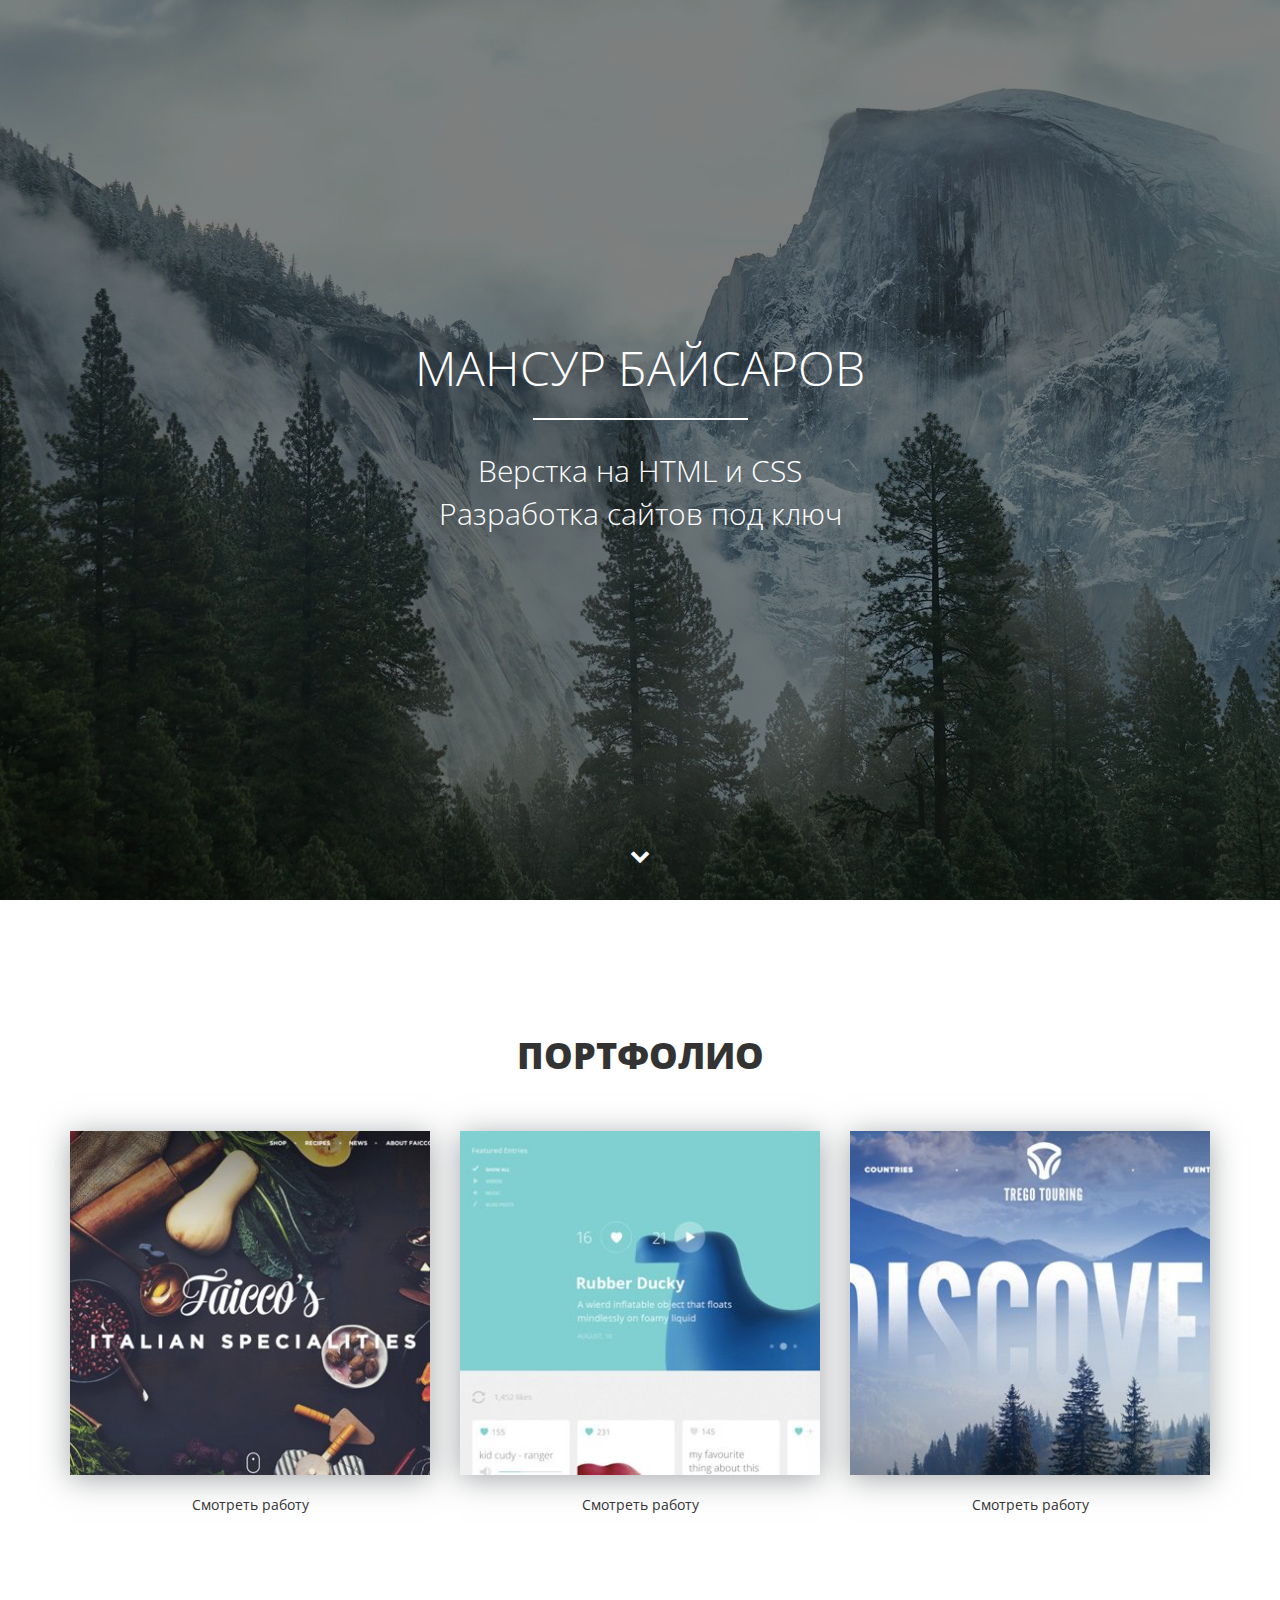
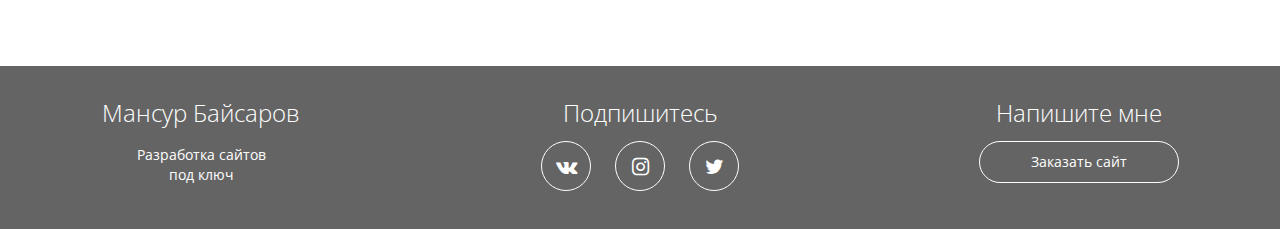
<file: index.html>
<!DOCTYPE html>
<html lang="ru">
<head>
  <meta charset="utf-8">
  <meta http-equiv="X-UA-Compatible" content="IE=edge">
  <meta name="viewport" content="width=device-width, initial-scale=1">
  <meta property="og:url" content="">
  <meta property="og:type" content="website">
  <meta property="og:title" content="Верстка сайтов на HTML и CSS">
  <meta property="og:image" content="">
  <meta property="og:description" content="Закажите разработку сайта без посредников от 5 990 рублей">
  <meta property="og:site_name" content="Портфолио верстальщика">
  <meta property="article:author" content="Байсаров Мансур">
  <title>Мансур Байсаров - Портфолио</title>
  <link href="https://fonts.googleapis.com/css?family=Open+Sans:400,700&amp;subset=cyrillic" rel="stylesheet">
  <link rel="stylesheet" href="css/fontello.css">
  <link rel="stylesheet" href="css/fontello-embedded.css">
  <link href="css/bootstrap.min.css" rel="stylesheet">
  <link href="css/style.css" rel="stylesheet">
  <link rel="stylesheet" href="css/media.css">
  <link rel="shortcut icon" type="image/x-icon" href="favicon.ico">
    <!--[if lt IE 9]>
      <script src="https://oss.maxcdn.com/html5shiv/3.7.3/html5shiv.min.js"></script>
      <script src="https://oss.maxcdn.com/respond/1.4.2/respond.min.js"></script>
      <![endif]-->
    </head>
    <body>
      <div class="main">
        <div class="main-overlay"></div>
        <div class="wrapper">
          <div class="main-header">
            <h1>Мансур Байсаров</h1>
            <div class="main-line"></div>
            <p>Верстка на HTML и CSS <br>Разработка сайтов под ключ</p>
          </div>
        </div>
        <a href="#portfolio" class="main-down slowly"><i class="icon-down"></i></a>
      </div>

      <div class="portfolio" id="portfolio">
        <div class="container">
          <h2 class="section-header">Портфолио</h2>
          <div class="row">
            <div class="col-md-4">
              <div class="portfolio-block">
                <img src="img/portfolio/1.jpg" alt="Работа №1">
                <a data-toggle="modal" data-work="work-1" href="#work">Смотреть работу</a>
              </div>
            </div>
            <div class="col-md-4">
              <div class="portfolio-block">
                <img src="img/portfolio/2.jpg" alt="Работа №2">
                <a data-toggle="modal" data-work="work-2" href="#work">Смотреть работу</a>
              </div>
            </div>
            <div class="col-md-4">
              <div class="portfolio-block">
                <img src="img/portfolio/3.jpg" alt="Работа №3">
                <a data-toggle="modal" data-work="work-3" href="#work">Смотреть работу</a>
              </div>
            </div>
          </div>
        </div>
      </div>

      <div class="footer">
        <div class="container">
          <div class="row">
            <div class="col-md-3">
              <strong>Мансур Байсаров</strong>
              <p>Разработка сайтов <br>под ключ</p>
            </div>
            <div class="col-md-6">
              <strong>Подпишитесь</strong>
              <div class="social-links">
                <a href="#"><i class="icon-vk"></i></a>
                <a href="#"><i class="icon-instagram"></i></a>
                <a href="#"><i class="icon-twitter"></i></a>
              </div>
            </div>
            <div class="col-md-3">
              <strong>Напишите мне</strong>
              <a href="#" class="offer-btn">Заказать сайт</a>
            </div>
          </div>
        </div>
      </div>

      <!-- Модальные окна -->

      <div class="modal fade" id="work" role="dialog">
        <div class="modal-dialog" role="document">
          <div class="modal-content">
            <div class="modal-header">
              <button type="button" class="close" data-dismiss="modal" aria-hidden="true">&times;</button>
              <h4 class="modal-title">О работе</h4>
            </div>
            <div class="modal-body">

            </div>
          </div>
        </div>
      </div>

      <!-- jQuery (necessary for Bootstrap's JavaScript plugins) -->
      <script src="https://ajax.googleapis.com/ajax/libs/jquery/1.12.4/jquery.min.js"></script>
      <script src="js/bootstrap.min.js"></script>
      <script>
        $(function() {
          var link = $('a[data-toggle="modal"]');
          link.on('click', function(event) {
            var work = $(this).attr('data-work');
            var modal = $('.modal');
            modal.find('.modal-body').load(work+'.html');
          });
        });
      </script>
      <script>
        $(document).ready(function() {
          //навигация - плавный скроллинг к якорю  
          $(".slowly").on('click', function (event) {
            //отменяем стандартную обработку нажатия по ссылке
            event.preventDefault();
            //забираем идентификатор блока с атрибута href
            var id = $(this).attr('href'),
            //узнаем высоту от начала страницы до блока на который ссылается якорь
              top = $(id).offset().top;
            //анимируем переход на расстояние - top за 900мс
            $('body, html').animate({scrollTop: top}, 900);
          });      
        });
        
      </script>
    </body>
    </html>
</file>
<file: css/fontello.css>
@font-face {
  font-family: 'fontello';
  src: url('../font/fontello.eot?65884548');
  src: url('../font/fontello.eot?65884548#iefix') format('embedded-opentype'),
       url('../font/fontello.woff2?65884548') format('woff2'),
       url('../font/fontello.woff?65884548') format('woff'),
       url('../font/fontello.ttf?65884548') format('truetype'),
       url('../font/fontello.svg?65884548#fontello') format('svg');
  font-weight: normal;
  font-style: normal;
}
/* Chrome hack: SVG is rendered more smooth in Windozze. 100% magic, uncomment if you need it. */
/* Note, that will break hinting! In other OS-es font will be not as sharp as it could be */
/*
@media screen and (-webkit-min-device-pixel-ratio:0) {
  @font-face {
    font-family: 'fontello';
    src: url('../font/fontello.svg?65884548#fontello') format('svg');
  }
}
*/
 
 [class^="icon-"]:before, [class*=" icon-"]:before {
  font-family: "fontello";
  font-style: normal;
  font-weight: normal;
  speak: none;
 
  display: inline-block;
  text-decoration: inherit;
  width: 1em;
  margin-right: .2em;
  text-align: center;
  /* opacity: .8; */
 
  /* For safety - reset parent styles, that can break glyph codes*/
  font-variant: normal;
  text-transform: none;
 
  /* fix buttons height, for twitter bootstrap */
  line-height: 1em;
 
  /* Animation center compensation - margins should be symmetric */
  /* remove if not needed */
  margin-left: .2em;
 
  /* you can be more comfortable with increased icons size */
  /* font-size: 120%; */
 
  /* Font smoothing. That was taken from TWBS */
  -webkit-font-smoothing: antialiased;
  -moz-osx-font-smoothing: grayscale;
 
  /* Uncomment for 3D effect */
  /* text-shadow: 1px 1px 1px rgba(127, 127, 127, 0.3); */
}
 
.icon-down:before { content: '\e800'; } /* '' */
.icon-twitter:before { content: '\f099'; } /* '' */
.icon-instagram:before { content: '\f16d'; } /* '' */
.icon-vk:before { content: '\f189'; } /* '' */
</file>
<file: css/fontello-embedded.css>
@font-face {
  font-family: 'fontello';
  src: url('../font/fontello.eot?57091574');
  src: url('../font/fontello.eot?57091574#iefix') format('embedded-opentype'),
       url('../font/fontello.svg?57091574#fontello') format('svg');
  font-weight: normal;
  font-style: normal;
}
@font-face {
  font-family: 'fontello';
  src: url('[data-uri]') format('woff'),
       url('[data-uri]') format('truetype');
}
/* Chrome hack: SVG is rendered more smooth in Windozze. 100% magic, uncomment if you need it. */
/* Note, that will break hinting! In other OS-es font will be not as sharp as it could be */
/*
@media screen and (-webkit-min-device-pixel-ratio:0) {
  @font-face {
    font-family: 'fontello';
    src: url('../font/fontello.svg?57091574#fontello') format('svg');
  }
}
*/
 
 [class^="icon-"]:before, [class*=" icon-"]:before {
  font-family: "fontello";
  font-style: normal;
  font-weight: normal;
  speak: none;
 
  display: inline-block;
  text-decoration: inherit;
  width: 1em;
  margin-right: .2em;
  text-align: center;
  /* opacity: .8; */
 
  /* For safety - reset parent styles, that can break glyph codes*/
  font-variant: normal;
  text-transform: none;
     
  /* fix buttons height, for twitter bootstrap */
  line-height: 1em;
 
  /* Animation center compensation - margins should be symmetric */
  /* remove if not needed */
  margin-left: .2em;
 
  /* you can be more comfortable with increased icons size */
  /* font-size: 120%; */
 
  /* Uncomment for 3D effect */
  /* text-shadow: 1px 1px 1px rgba(127, 127, 127, 0.3); */
}
.icon-down:before { content: '\e800'; } /* '' */
.icon-twitter:before { content: '\f099'; } /* '' */
.icon-instagram:before { content: '\f16d'; } /* '' */
.icon-vk:before { content: '\f189'; } /* '' */
</file>
<file: css/style.css>
html {
	font-size: 10px;
}
body {
	font-family: 'Open Sans', sans-serif;
}
a:active, a:visited, a:focus {
	outline: none;
	text-decoration: none;
}
.wrapper {
	display: table-cell;
	vertical-align: middle;
}
.main {
	position: relative;
	display: table;
	width: 100%;
	background: #000 url(../img/main-bg.jpg) center center no-repeat;
	text-align: center;
	color: #fff;
	height: 100vh;
}
.main-overlay {
	position: absolute;
	width: 100%;
	height: 100%;
	background-color: rgba(0,0,0,0.5);
	z-index: 1;
}
.main-header {
	position: relative;
	z-index: 2;
}
.main-header h1 {
	margin: 0;
	margin-bottom: 1.6rem;
	font-weight: 300;
	font-size: 4.8rem;
	text-transform: uppercase;
}
.main-header p {
	font-weight: 300;
	font-size: 3rem;
}
.main-line {
	width: 215px;
	height: 2px;
	background-color: #fff;
	margin: 0 auto;
}
.main-down {
	position: absolute;
	bottom: 2rem;
	width: 50px;
	left: 50%;
	margin-left: -25px;
	height: 50px;
	border-radius: 50%;
	border: 1px solid transparent;
	line-height: 50px;
	font-size: 2rem;
	color: #fff;
	z-index: 4;
	transition: all 0.5s;
}
.main-down:hover {
	color: #fff;
	border-color: #fff;

}

/*Секция портфолио*/
.portfolio {
	padding: 10rem 0rem;
	text-align: center;
}
.section-header {
	text-transform: uppercase;
	font-weight: 800;
	font-size: 3.6rem;
	margin-bottom: 5rem;
}
.portfolio img {
	width: 100%;
	max-width: 360px;
	box-shadow: 0px 4px 29px 0px rgba(87, 92, 97, 0.54);
}
.portfolio a {
	display: block;
	width: 12rem;
	margin: 2rem auto 5rem;
	color: #333;
	border-bottom: 1px solid transparent;
}
.portfolio a:hover {
	text-decoration: none;
	border-bottom: 1px dotted #333;
}

/*Секция Footer*/

.footer {
	text-align: center;
	background-color: #646464;
	color: #fff;
	padding: 3rem 0;
}
.footer strong {
	font-size: 2.4rem;
	font-weight: 300;
}
.social-links {
	margin-top: 1rem;
}
.social-links a {
	display: inline-block;
	width: 5rem;
	height: 5rem;
	line-height: 5rem;
	font-size: 2rem;
	color: #fff;
	border: 1px solid #fff;
	border-radius: 50%;
	margin: 0 1rem;
	transition: 0.2s;
}
.social-links a:hover {
	background-color: #fff;
	color: #646464;
}
.offer-btn {
	display: block;
	widht: 80%;
	max-width: 200px;
	margin: 1rem auto;
	padding-top: 1rem;
	padding-bottom: 1rem;
	color: #fff;
	border: 1px solid #fff;
	border-radius: 100px;
	transition: 0.2s;
}
.offer-btn:hover {
	color: #646464;
	background-color: #fff;
	text-decoration: none;
}
.modal img {
	width: 100%;
}
.modal-title {
	font-weight: 800;
	font-size: 2rem;
}
.close {
	background-color: transparent;
	border: none;
	position: absolute;
	font-size: 2.5rem;
	right: 2rem;
	top: 1rem;
}
.modal-btn {
	display: inline-block;
	border: 1px solid #333;
	padding: 1rem 2rem;
	color: #333;
	border-radius: 5px;
}
.modal-btn:hover {
	text-decoration: none;
	color: #fff;
	background-color: #333;
}

/*Media CSS*/

@media (min-width: 0px) and (max-width: 767px) {
	html {
        	font-size: 7px;
    	}
    .footer strong {
    	margin: 3rem 0 2rem;
    	display: block;
    }   
	.social-links a {
		font-size: 1.5rem;
	}

}

@media (min-width: 768px) and (max-width: 991px) {
	.footer strong {
    	margin: 3rem 0 2rem;
    	display: block;
    }   
}
</file>
<file: css/media.css>
/* Custom, iPhone Retina */ 
    @media only screen and (min-width : 320px) {

    }

    /* Extra Small Devices, Phones */ 
    @media only screen and (min-width : 480px) {

    }

    /* Small Devices, Tablets */
    @media only screen and (min-width : 768px) {
    

    /* Medium Devices, Desktops */
    @media only screen and (min-width : 992px) {

    }

    /* Large Devices, Wide Screens */
    @media only screen and (min-width : 1200px) {

    }

    /*==========  Non-Mobile First Method  ==========*/

    /* Large Devices, Wide Screens */
    @media only screen and (max-width : 1200px) {

    }

    /* Medium Devices, Desktops */
    @media only screen and (max-width : 992px) {

    }

    /* Small Devices, Tablets */
    @media only screen and (max-width : 768px) {
        html {
             font-size: 5px;
        }   
    }

    /* Extra Small Devices, Phones */ 
    @media only screen and (max-width : 480px) {

    }

    /* Custom, iPhone Retina */ 
    @media only screen and (max-width : 320px) {

    }
</file>
